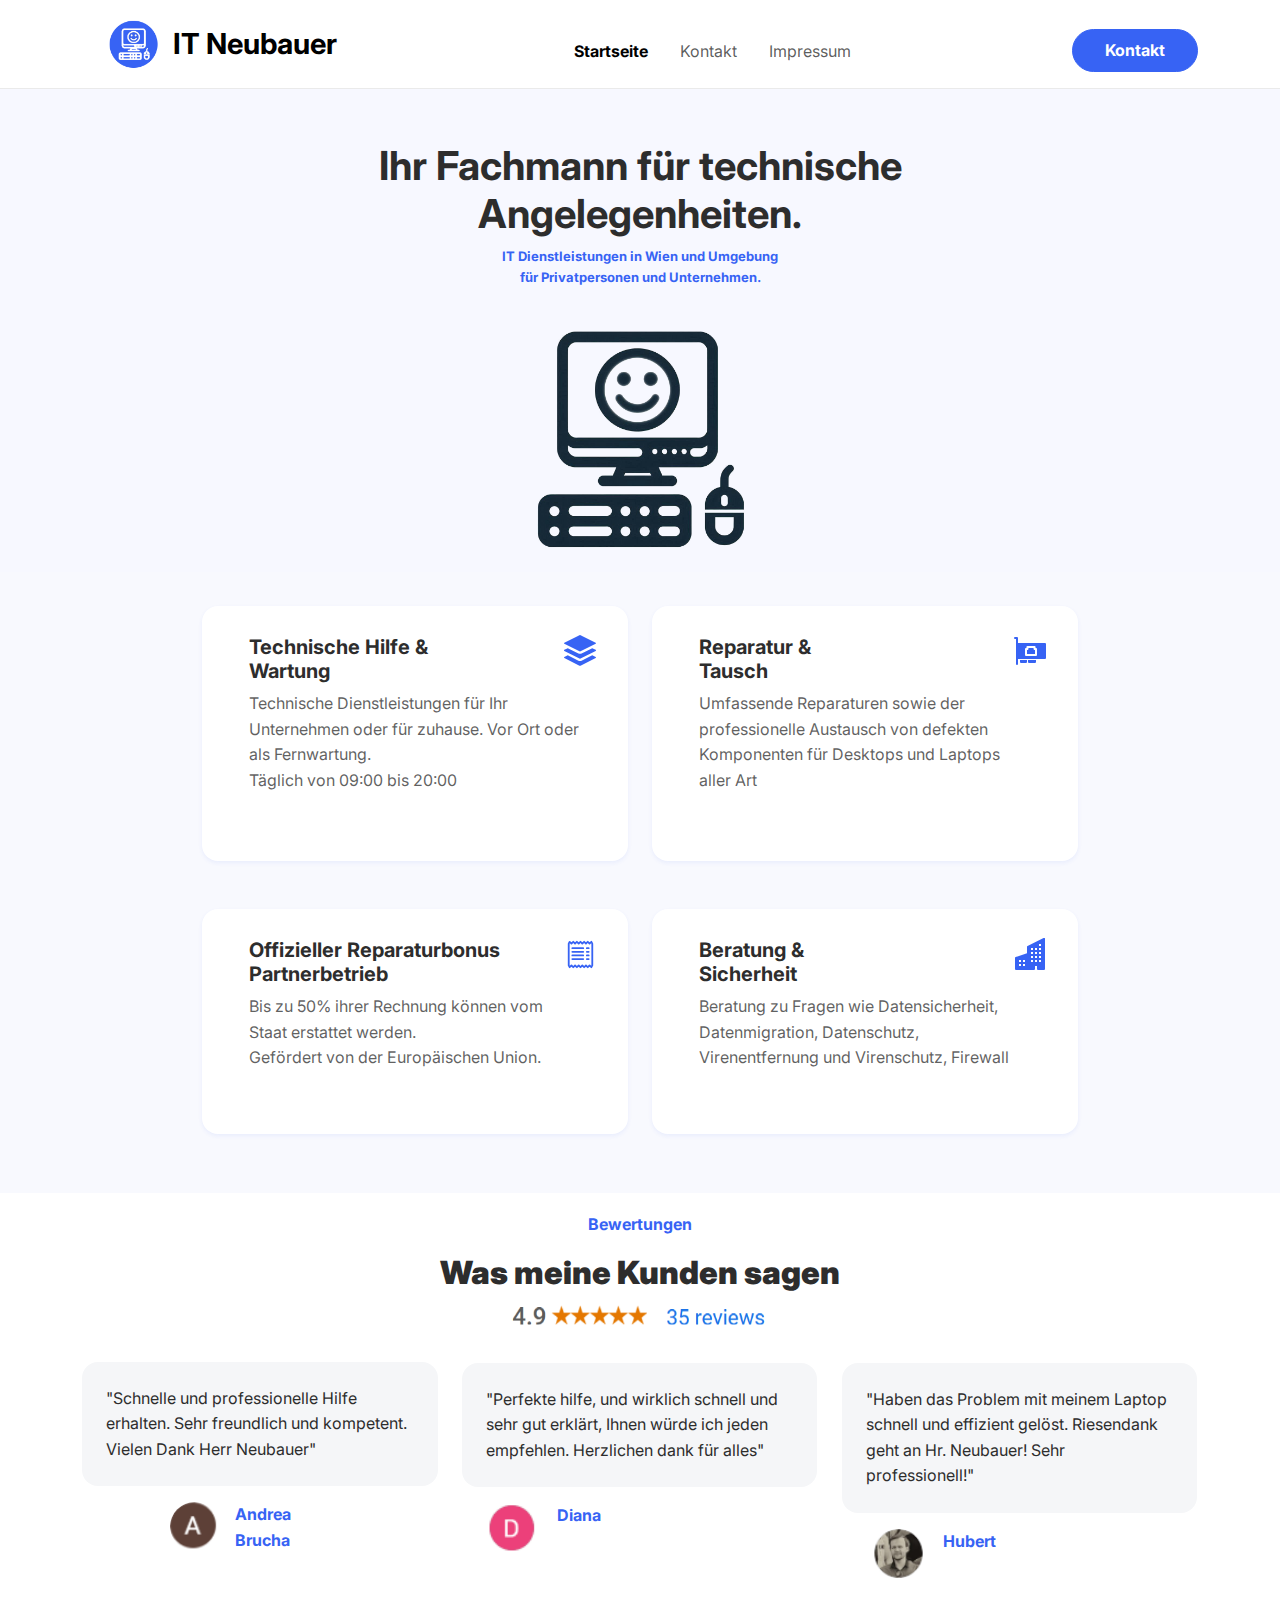
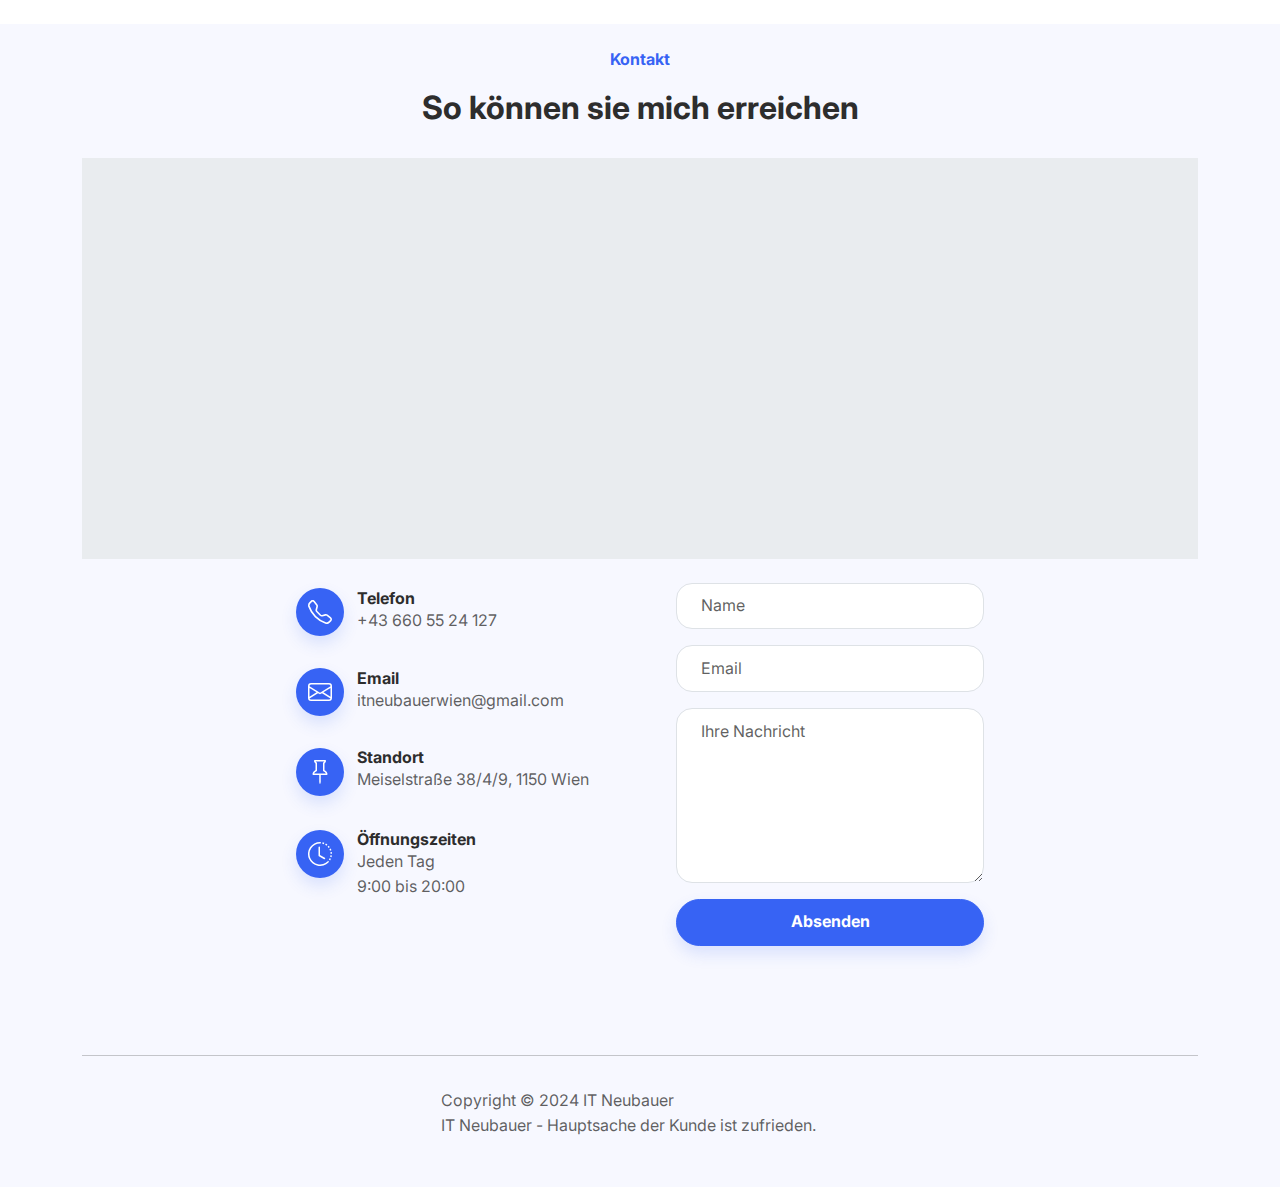
<file: index.html>
<!DOCTYPE html>
<html data-bs-theme="light" lang="en">

<head>
    <meta charset="utf-8">
<!-- Google tag (gtag.js) -->
<script async src="https://www.googletagmanager.com/gtag/js?id=G-30215ED8T8"></script>
<script>
  window.dataLayer = window.dataLayer || [];
  function gtag(){dataLayer.push(arguments);}
  gtag('js', new Date());

  gtag('config', 'G-30215ED8T8');
</script>
    <meta name="viewport" content="width=device-width, initial-scale=1.0, shrink-to-fit=no">
    <title>IT Neubauer - Startseite</title>
    <link rel="canonical" href="https://itneubauer.net/">
    <meta property="og:url" content="https://itneubauer.net/">
    <meta property="og:type" content="website">
    <meta name="description" content="IT Neubauer -  IT Support &amp; Service, Datenrettung, Wartung/Fernwartung, Upgrade, Reparatur, PC Notdienst, Windows, Mac, Linux, Android, iOS">
    <script type="application/ld+json">
        {
            "@context": "http://schema.org",
            "@type": "WebSite",
            "name": "IT Neubauer | IT Service, Datenrettung, Fernwartung, PC Notdienst",
            "url": "https://itneubauer.net"
        }
    </script>
    <link rel="icon" type="image/png" sizes="768x798" href="assets/img/aaaaa.png">
    <link rel="icon" type="image/png" sizes="768x798" href="assets/img/aaaaa.png" media="(prefers-color-scheme: dark)">
    <link rel="icon" type="image/png" sizes="768x798" href="assets/img/aaaaa.png">
    <link rel="icon" type="image/png" sizes="768x798" href="assets/img/aaaaa.png" media="(prefers-color-scheme: dark)">
    <link rel="icon" type="image/png" sizes="768x798" href="assets/img/aaaaa.png">
    <link rel="icon" type="image/png" sizes="768x798" href="assets/img/aaaaa.png">
    <link rel="icon" type="image/png" sizes="768x798" href="assets/img/aaaaa.png">
    <link rel="stylesheet" href="assets/bootstrap/css/bootstrap.min.css">
    <link rel="stylesheet" href="https://fonts.googleapis.com/css?family=Inter:300italic,400italic,600italic,700italic,800italic,400,300,600,700,800&amp;display=swap">
    <link rel="stylesheet" href="https://fonts.googleapis.com/css?family=Aldrich&amp;display=swap">
    <link rel="stylesheet" href="https://fonts.googleapis.com/css?family=Alegreya+Sans+SC&amp;display=swap">
    <link rel="stylesheet" href="https://fonts.googleapis.com/css?family=Alegreya+SC&amp;display=swap">
    <link rel="stylesheet" href="https://fonts.googleapis.com/css?family=Amatic+SC&amp;display=swap">
</head>

<body>
    <nav class="navbar navbar-expand-md sticky-top navbar-shrink py-3 navbar-light" id="mainNav">
        <div class="container"><img src="assets/img/Capt151551ure.png" width="58" height="52" style="margin-left: 22px;"><a class="navbar-brand d-flex align-items-center" href="/"><span style="font-size: 29px;padding-left: 11px;font-family: Inter, sans-serif;">IT Neubauer</span>
                <div></div>
            </a><button data-bs-toggle="collapse" class="navbar-toggler" data-bs-target="#navcol-1" style="border-radius: 11px;transform: translateX(11px) translateY(2px);"><span class="visually-hidden">Toggle navigation</span><span class="navbar-toggler-icon" style="width: 21px;"></span></button>
            <figure class="figure"></figure>
            <div class="collapse navbar-collapse" id="navcol-1" style="text-align: left;transform: translateY(8px);">
                <ul class="navbar-nav mx-auto">
                    <li class="nav-item"><a class="nav-link text-start d-flex justify-content-center active" href="index.html">Startseite</a></li>
                    <li class="nav-item"></li>
                    <li class="nav-item"><a class="nav-link text-start d-flex justify-content-center" href="contact.html">Kontakt</a></li>
                    <li class="nav-item"><a class="nav-link text-start d-flex justify-content-center" href="impressum.html" style="text-align: left;">Impressum</a></li>
                    <li class="nav-item"></li>
                </ul><a class="btn btn-primary shadow-none d-flex justify-content-center align-items-center align-content-center align-self-center" role="button" href="contact.html" style="margin-top: 11px;transform: translateY(-7px);height: 43.7812px;">Kontakt</a>
            </div>
        </div>
    </nav>
    <header class="bg-primary-gradient" style="padding-top: 0px;--bs-light: #ffffff;--bs-light-rgb: 255,255,255;background: #f7f8ff;padding-bottom: 0px;margin-bottom: -136px;">
        <div class="container pt-4 pt-xl-5">
            <div class="row pt-5" style="margin-top: -43px;padding-bottom: 0px;margin-bottom: 0px;">
                <div class="col-md-8 col-xl-6 text-center text-md-start mx-auto">
                    <div class="text-center">
                        <h1 class="fw-bold" style="text-align: center;">Ihr Fachmann für technische Angelegenheiten. </h1>
                    </div>
                    <p style="text-align: center;color: rgb(55,99,244);font-size: 13px;font-weight: bold;">IT Dienstleistungen in Wien und Umgebung<br>für Privatpersonen und Unternehmen.</p>
                    <figure class="figure d-flex justify-content-center" style="margin-bottom: -67px;margin-top: 0px;padding-top: 0px;"><img class="img-fluid figure-img" src="assets/img/aaaaa.png" style="transform: translateY(-71px) scale(0.52);margin-top: -2px;padding-top: 0px;width: 401px;"></figure>
                </div>
            </div>
        </div>
    </header>
    <section style="margin-bottom: -68px;margin-top: 49px;background: #f8f9fe;">
        <div class="container bg-primary-gradient py-5" style="margin-top: -33px;background: #f8f9fe;margin-bottom: 0px;padding-bottom: 25px;">
            <div class="py-5 p-lg-5" style="margin-top: -41px;padding-top: 38px;background: #f8f9fe;padding-bottom: 64px;margin-bottom: -48px;">
                <div class="row row-cols-1 row-cols-md-2 mx-auto" style="max-width: 900px;margin-top: -34px;transform: translateY(13px);">
                    <div class="col mb-5">
                        <div class="card shadow-sm d-flex">
                            <div class="card-body px-4 py-5 px-md-5" style="height: 256.969px;margin: -1px;">
                                <div class="bs-icon-lg d-flex justify-content-center align-items-center mb-3 bs-icon" style="top: 1rem;right: 1rem;position: absolute;"><svg xmlns="http://www.w3.org/2000/svg" width="1em" height="1em" fill="currentColor" viewBox="0 0 16 16" class="bi bi-stack" style="transform: translateY(-3px);">
                                        <path d="m14.12 10.163 1.715.858c.22.11.22.424 0 .534L8.267 15.34a.598.598 0 0 1-.534 0L.165 11.555a.299.299 0 0 1 0-.534l1.716-.858 5.317 2.659c.505.252 1.1.252 1.604 0l5.317-2.66zM7.733.063a.598.598 0 0 1 .534 0l7.568 3.784a.3.3 0 0 1 0 .535L8.267 8.165a.598.598 0 0 1-.534 0L.165 4.382a.299.299 0 0 1 0-.535L7.733.063z"></path>
                                        <path d="m14.12 6.576 1.715.858c.22.11.22.424 0 .534l-7.568 3.784a.598.598 0 0 1-.534 0L.165 7.968a.299.299 0 0 1 0-.534l1.716-.858 5.317 2.659c.505.252 1.1.252 1.604 0l5.317-2.659z"></path>
                                    </svg></div>
                                <h5 class="fw-bold card-title" style="margin-top: -18px;">Technische Hilfe &amp;<br>Wartung</h5>
                                <p class="text-muted card-text mb-4">Technische Dienstleistungen für Ihr Unternehmen oder für zuhause. Vor Ort oder als Fernwartung.<br>Täglich von 09:00 bis 20:00</p>
                            </div>
                        </div>
                    </div>
                    <div class="col mb-5">
                        <div class="card shadow-sm">
                            <div class="card-body px-4 py-5 px-md-5" style="padding-bottom: 90px;height: 256.969px;margin: -1px;">
                                <div class="bs-icon-lg d-flex justify-content-center align-items-center mb-3 bs-icon" style="top: 1rem;right: 1rem;position: absolute;"><svg xmlns="http://www.w3.org/2000/svg" width="1em" height="1em" fill="currentColor" viewBox="0 0 16 16" class="bi bi-pci-card-network" style="transform: translateY(-3px);">
                                        <path d="M6.5 9.5v-2h.214a.5.5 0 0 0 .5-.5v-.5h2.572V7a.5.5 0 0 0 .5.5h.214v2h-4Z"></path>
                                        <path d="M0 1.5A.5.5 0 0 1 .5 1h1a.5.5 0 0 1 .5.5V4h13.5a.5.5 0 0 1 .5.5v7a.5.5 0 0 1-.5.5H2v2.5a.5.5 0 0 1-1 0V2H.5a.5.5 0 0 1-.5-.5m6.714 4a.5.5 0 0 0-.5.5v.5H6a.5.5 0 0 0-.5.5v3a.5.5 0 0 0 .5.5h5a.5.5 0 0 0 .5-.5V7a.5.5 0 0 0-.5-.5h-.214V6a.5.5 0 0 0-.5-.5z"></path>
                                        <path d="M3 12.5h3.5v1a.5.5 0 0 1-.5.5H3.5a.5.5 0 0 1-.5-.5zm8 0H7v1a.5.5 0 0 0 .5.5h3a.5.5 0 0 0 .5-.5z"></path>
                                    </svg></div>
                                <h5 class="fw-bold card-title" style="margin-top: -18px;">Reparatur &amp;<br>Tausch</h5>
                                <h5 class="fw-bold card-title"></h5>
                                <p class="text-muted card-text mb-4">Umfassende Reparaturen sowie der professionelle Austausch von defekten Komponenten für Desktops und Laptops aller Art</p>
                            </div>
                        </div>
                    </div>
                    <div class="col mb-4">
                        <div class="card shadow-sm" style="height: 224.781px;">
                            <div class="card-body px-4 py-5 px-md-5" style="height: 242.781px;margin: -1px;">
                                <div class="bs-icon-lg d-flex justify-content-center align-items-center mb-3 bs-icon" style="top: 1rem;right: 1rem;position: absolute;"><svg xmlns="http://www.w3.org/2000/svg" width="1em" height="1em" fill="currentColor" viewBox="0 0 16 16" class="bi bi-receipt" style="font-size: 29px;transform: translateX(0px) translateY(-3px);">
                                        <path d="M1.92.506a.5.5 0 0 1 .434.14L3 1.293l.646-.647a.5.5 0 0 1 .708 0L5 1.293l.646-.647a.5.5 0 0 1 .708 0L7 1.293l.646-.647a.5.5 0 0 1 .708 0L9 1.293l.646-.647a.5.5 0 0 1 .708 0l.646.647.646-.647a.5.5 0 0 1 .708 0l.646.647.646-.647a.5.5 0 0 1 .801.13l.5 1A.5.5 0 0 1 15 2v12a.5.5 0 0 1-.053.224l-.5 1a.5.5 0 0 1-.8.13L13 14.707l-.646.647a.5.5 0 0 1-.708 0L11 14.707l-.646.647a.5.5 0 0 1-.708 0L9 14.707l-.646.647a.5.5 0 0 1-.708 0L7 14.707l-.646.647a.5.5 0 0 1-.708 0L5 14.707l-.646.647a.5.5 0 0 1-.708 0L3 14.707l-.646.647a.5.5 0 0 1-.801-.13l-.5-1A.5.5 0 0 1 1 14V2a.5.5 0 0 1 .053-.224l.5-1a.5.5 0 0 1 .367-.27m.217 1.338L2 2.118v11.764l.137.274.51-.51a.5.5 0 0 1 .707 0l.646.647.646-.646a.5.5 0 0 1 .708 0l.646.646.646-.646a.5.5 0 0 1 .708 0l.646.646.646-.646a.5.5 0 0 1 .708 0l.646.646.646-.646a.5.5 0 0 1 .708 0l.646.646.646-.646a.5.5 0 0 1 .708 0l.509.509.137-.274V2.118l-.137-.274-.51.51a.5.5 0 0 1-.707 0L12 1.707l-.646.647a.5.5 0 0 1-.708 0L10 1.707l-.646.647a.5.5 0 0 1-.708 0L8 1.707l-.646.647a.5.5 0 0 1-.708 0L6 1.707l-.646.647a.5.5 0 0 1-.708 0L4 1.707l-.646.647a.5.5 0 0 1-.708 0z"></path>
                                        <path d="M3 4.5a.5.5 0 0 1 .5-.5h6a.5.5 0 1 1 0 1h-6a.5.5 0 0 1-.5-.5m0 2a.5.5 0 0 1 .5-.5h6a.5.5 0 1 1 0 1h-6a.5.5 0 0 1-.5-.5m0 2a.5.5 0 0 1 .5-.5h6a.5.5 0 1 1 0 1h-6a.5.5 0 0 1-.5-.5m0 2a.5.5 0 0 1 .5-.5h6a.5.5 0 0 1 0 1h-6a.5.5 0 0 1-.5-.5m8-6a.5.5 0 0 1 .5-.5h1a.5.5 0 0 1 0 1h-1a.5.5 0 0 1-.5-.5m0 2a.5.5 0 0 1 .5-.5h1a.5.5 0 0 1 0 1h-1a.5.5 0 0 1-.5-.5m0 2a.5.5 0 0 1 .5-.5h1a.5.5 0 0 1 0 1h-1a.5.5 0 0 1-.5-.5m0 2a.5.5 0 0 1 .5-.5h1a.5.5 0 0 1 0 1h-1a.5.5 0 0 1-.5-.5"></path>
                                    </svg></div>
                                <h5 class="fw-bold card-title" style="margin-top: -18px;">Offizieller Reparaturbonus <br>Partnerbetrieb</h5>
                                <p class="text-muted card-text mb-4">Bis zu 50% ihrer Rechnung können vom Staat erstattet werden. <br>Gefördert von der Europäischen Union.</p>
                            </div>
                        </div>
                    </div>
                    <div class="col mb-4">
                        <div class="card shadow-sm" style="height: 224.781px;">
                            <div class="card-body px-4 py-5 px-md-5" style="margin: -1px;margin-bottom: 53px;height: 242.781px;">
                                <div class="bs-icon-lg d-flex justify-content-center align-items-center mb-3 bs-icon" style="top: 1rem;right: 1rem;position: absolute;"><svg xmlns="http://www.w3.org/2000/svg" width="1em" height="1em" fill="currentColor" viewBox="0 0 16 16" class="bi bi-buildings-fill" style="transform: translateX(1px) translateY(-3px);">
                                        <path d="M15 .5a.5.5 0 0 0-.724-.447l-8 4A.5.5 0 0 0 6 4.5v3.14L.342 9.526A.5.5 0 0 0 0 10v5.5a.5.5 0 0 0 .5.5h9a.5.5 0 0 0 .5-.5V14h1v1.5a.5.5 0 0 0 .5.5h3a.5.5 0 0 0 .5-.5zM2 11h1v1H2zm2 0h1v1H4zm-1 2v1H2v-1zm1 0h1v1H4zm9-10v1h-1V3zM8 5h1v1H8zm1 2v1H8V7zM8 9h1v1H8zm2 0h1v1h-1zm-1 2v1H8v-1zm1 0h1v1h-1zm3-2v1h-1V9zm-1 2h1v1h-1zm-2-4h1v1h-1zm3 0v1h-1V7zm-2-2v1h-1V5zm1 0h1v1h-1z"></path>
                                    </svg></div>
                                <h5 class="fw-bold card-title" style="margin-top: -18px;">Beratung &amp; <br>Sicherheit</h5>
                                <p class="text-muted card-text mb-4">Beratung zu Fragen wie Datensicherheit, Datenmigration, Datenschutz, Virenentfernung und Virenschutz, Firewall</p>
                            </div>
                        </div>
                    </div>
                </div>
            </div>
        </div>
    </section>
    <section></section>
    <section class="py-5 mt-5" style="padding-top: 59px;margin-top: 22px;">
        <div class="container py-5" style="padding-top: -2px;margin-top: -123px;margin-bottom: 10px;">
            <div class="row mb-5" style="margin-top: 31px;">
                <div class="col-md-8 col-xl-6 text-center mx-auto" style="margin-top: 26px;padding-top: 9px;margin-bottom: 20px;">
                    <p style="color: rgb(55,99,244);font-weight: bold;">Bewertungen</p>
                    <h2 class="fw-bold"><strong>Was meine Kunden sagen</strong></h2><img src="assets/img/35.png" style="width: 265px;">
                </div>
            </div>
            <div class="row row-cols-1 row-cols-sm-2 row-cols-lg-3 d-sm-flex justify-content-sm-center">
                <div class="col mb-4" style="margin-top: -41px;">
                    <div class="d-flex flex-column align-items-center align-items-sm-start">
                        <p class="bg-body-tertiary border rounded border-0 border-light p-4">"Schnelle und professionelle Hilfe erhalten. Sehr freundlich und kompetent. Vielen Dank Herr Neubauer"</p>
                        <div class="d-flex" style="width: 257.5px;height: 81px;transform: translateX(-16px);"><img class="rounded-circle flex-shrink-0 me-3 fit-cover" width="50" height="50" src="assets/img/team/Capt123123ure.png" style="margin-bottom: 24px;margin-right: 12px;margin-left: 104px;width: 49px;">
                            <div>
                                <p class="fw-bold text-primary mb-0">Andrea Brucha</p>
                            </div>
                        </div>
                    </div>
                </div>
                <div class="col mb-4" style="margin-top: -40px;">
                    <div class="d-flex flex-column align-items-center align-items-sm-start">
                        <p class="bg-body-tertiary border rounded border-0 border-light p-4" style="margin-right: 1px;padding-right: 0px;">"Perfekte hilfe, und wirklich schnell und sehr gut erklärt, Ihnen würde ich jeden empfehlen. Herzlichen dank für alles"</p>
                        <div class="d-flex"><img class="rounded-circle flex-shrink-0 me-3 fit-cover" width="50" height="50" src="assets/img/team/Caaaaapture.png" style="margin-bottom: 28px;margin-left: 22px;width: 57px;">
                            <div>
                                <p class="fw-bold text-primary mb-0">Diana</p>
                            </div>
                        </div>
                    </div>
                </div>
                <div class="col mb-4" style="margin-top: -40px;">
                    <div class="d-flex flex-column align-items-center align-items-sm-start">
                        <p class="bg-body-tertiary border rounded border-0 border-light p-4" style="margin-right: 1px;padding-right: 0px;">"Haben das Problem mit meinem Laptop schnell und effizient gelöst. Riesendank geht an Hr. Neubauer! Sehr professionell!"</p>
                        <div class="d-flex" style="transform: translate(26px) translateX(-20px) translateY(0px);"><img class="rounded-circle flex-shrink-0 me-3 fit-cover" width="50" height="50" src="assets/img/team/Captu2244444re.png" style="margin-bottom: 28px;margin-left: 22px;width: 57px;">
                            <div>
                                <p class="fw-bold text-primary mb-0">Hubert</p>
                            </div>
                        </div>
                    </div>
                </div>
            </div>
        </div>
    </section>
    <section class="py-5" style="margin-top: -140px;background: #f7f8ff;transform: translateY(27px);padding-top: 79px;">
        <div class="container">
            <div class="row mb-5">
                <div class="col-md-8 col-xl-6 text-center mx-auto" style="margin: -25px;">
                    <p style="font-weight: bold;color: rgb(55,99,244);">Kontakt</p>
                    <h2 class="fw-bold">So können sie mich erreichen</h2>
                </div>
            </div>
            <div class="col" style="background: #e9ecef;padding: 18px;font-family: Inter, sans-serif;"><iframe allowfullscreen="" frameborder="0" src="https://www.google.com/maps/embed/v1/place?key=AIzaSyC5ZS8LONVl-nAdcfo_avnE-xSZj3AeIjk&amp;q=IT+Neubauer+&amp;zoom=15&amp;maptype=satellite" width="100%" height="400" style="margin-right: 11px;padding-right: 7px;margin-top: 9px;margin-bottom: 12px;height: 336px;"></iframe></div>
            <div class="row d-flex justify-content-center">
                <div class="col">
                    <div class="row d-flex justify-content-center">
                        <div class="col-md-4 col-xl-4 d-flex justify-content-center justify-content-xl-start" style="padding: 13px;">
                            <div class="d-flex flex-wrap flex-md-column justify-content-md-start align-items-md-start h-100" style="padding-left: 7px;">
                                <div class="d-flex align-items-center p-3">
                                    <div class="bs-icon-md bs-icon-circle bs-icon-primary shadow d-flex flex-shrink-0 justify-content-center align-items-center d-inline-block bs-icon bs-icon-md"><svg xmlns="http://www.w3.org/2000/svg" width="1em" height="1em" fill="currentColor" viewBox="0 0 16 16" class="bi bi-telephone">
                                            <path d="M3.654 1.328a.678.678 0 0 0-1.015-.063L1.605 2.3c-.483.484-.661 1.169-.45 1.77a17.568 17.568 0 0 0 4.168 6.608 17.569 17.569 0 0 0 6.608 4.168c.601.211 1.286.033 1.77-.45l1.034-1.034a.678.678 0 0 0-.063-1.015l-2.307-1.794a.678.678 0 0 0-.58-.122l-2.19.547a1.745 1.745 0 0 1-1.657-.459L5.482 8.062a1.745 1.745 0 0 1-.46-1.657l.548-2.19a.678.678 0 0 0-.122-.58L3.654 1.328zM1.884.511a1.745 1.745 0 0 1 2.612.163L6.29 2.98c.329.423.445.974.315 1.494l-.547 2.19a.678.678 0 0 0 .178.643l2.457 2.457a.678.678 0 0 0 .644.178l2.189-.547a1.745 1.745 0 0 1 1.494.315l2.306 1.794c.829.645.905 1.87.163 2.611l-1.034 1.034c-.74.74-1.846 1.065-2.877.702a18.634 18.634 0 0 1-7.01-4.42 18.634 18.634 0 0 1-4.42-7.009c-.362-1.03-.037-2.137.703-2.877L1.885.511z"></path>
                                        </svg></div>
                                    <div class="px-2">
                                        <h6 class="fw-bold mb-0" style="transform: translateX(5px);">Telefon</h6>
                                        <p class="text-muted mb-0" style="transform: translateX(5px);">+43 660 55 24 127</p>
                                    </div>
                                </div>
                                <div class="d-flex align-items-center p-3">
                                    <div class="bs-icon-md bs-icon-circle bs-icon-primary shadow d-flex flex-shrink-0 justify-content-center align-items-center d-inline-block bs-icon bs-icon-md"><svg xmlns="http://www.w3.org/2000/svg" width="1em" height="1em" fill="currentColor" viewBox="0 0 16 16" class="bi bi-envelope">
                                            <path d="M0 4a2 2 0 0 1 2-2h12a2 2 0 0 1 2 2v8a2 2 0 0 1-2 2H2a2 2 0 0 1-2-2zm2-1a1 1 0 0 0-1 1v.217l7 4.2 7-4.2V4a1 1 0 0 0-1-1zm13 2.383-4.708 2.825L15 11.105zm-.034 6.876-5.64-3.471L8 9.583l-1.326-.795-5.64 3.47A1 1 0 0 0 2 13h12a1 1 0 0 0 .966-.741M1 11.105l4.708-2.897L1 5.383z"></path>
                                        </svg></div>
                                    <div class="px-2">
                                        <h6 class="fw-bold mb-0" style="transform: translateX(5px);">Email</h6>
                                        <p class="text-muted mb-0" style="transform: translateX(5px);">itneubauerwien@gmail.com</p>
                                    </div>
                                </div>
                                <div class="d-flex p-3">
                                    <div class="bs-icon-md bs-icon-circle bs-icon-primary shadow d-flex flex-shrink-0 justify-content-center align-items-center d-inline-block bs-icon bs-icon-md"><svg xmlns="http://www.w3.org/2000/svg" width="1em" height="1em" fill="currentColor" viewBox="0 0 16 16" class="bi bi-pin">
                                            <path d="M4.146.146A.5.5 0 0 1 4.5 0h7a.5.5 0 0 1 .5.5c0 .68-.342 1.174-.646 1.479-.126.125-.25.224-.354.298v4.431l.078.048c.203.127.476.314.751.555C12.36 7.775 13 8.527 13 9.5a.5.5 0 0 1-.5.5h-4v4.5c0 .276-.224 1.5-.5 1.5s-.5-1.224-.5-1.5V10h-4a.5.5 0 0 1-.5-.5c0-.973.64-1.725 1.17-2.189A5.921 5.921 0 0 1 5 6.708V2.277a2.77 2.77 0 0 1-.354-.298C4.342 1.674 4 1.179 4 .5a.5.5 0 0 1 .146-.354zm1.58 1.408-.002-.001.002.001m-.002-.001.002.001A.5.5 0 0 1 6 2v5a.5.5 0 0 1-.276.447h-.002l-.012.007-.054.03a4.922 4.922 0 0 0-.827.58c-.318.278-.585.596-.725.936h7.792c-.14-.34-.407-.658-.725-.936a4.915 4.915 0 0 0-.881-.61l-.012-.006h-.002A.5.5 0 0 1 10 7V2a.5.5 0 0 1 .295-.458 1.775 1.775 0 0 0 .351-.271c.08-.08.155-.17.214-.271H5.14c.06.1.133.191.214.271a1.78 1.78 0 0 0 .37.282"></path>
                                        </svg></div>
                                    <div class="px-2">
                                        <h6 class="fw-bold mb-0" style="transform: translateX(5px);">Standort</h6>
                                        <p class="text-muted mb-0" style="transform: translateX(5px);width: 270px;">Meiselstraße 38/4/9, 1150 Wien</p>
                                    </div>
                                </div>
                                <div class="d-flex p-3" style="transform: translateY(2px);">
                                    <div class="bs-icon-md bs-icon-circle bs-icon-primary shadow d-flex d-inline-block bs-icon bs-icon-md" style="transform: translateY(0px);"><svg xmlns="http://www.w3.org/2000/svg" width="1em" height="1em" fill="currentColor" viewBox="0 0 16 16" class="bi bi-clock-history">
                                            <path d="M8.515 1.019A7 7 0 0 0 8 1V0a8 8 0 0 1 .589.022zm2.004.45a7.003 7.003 0 0 0-.985-.299l.219-.976c.383.086.76.2 1.126.342zm1.37.71a7.01 7.01 0 0 0-.439-.27l.493-.87a8.025 8.025 0 0 1 .979.654l-.615.789a6.996 6.996 0 0 0-.418-.302zm1.834 1.79a6.99 6.99 0 0 0-.653-.796l.724-.69c.27.285.52.59.747.91l-.818.576zm.744 1.352a7.08 7.08 0 0 0-.214-.468l.893-.45a7.976 7.976 0 0 1 .45 1.088l-.95.313a7.023 7.023 0 0 0-.179-.483m.53 2.507a6.991 6.991 0 0 0-.1-1.025l.985-.17c.067.386.106.778.116 1.17l-1 .025zm-.131 1.538c.033-.17.06-.339.081-.51l.993.123a7.957 7.957 0 0 1-.23 1.155l-.964-.267c.046-.165.086-.332.12-.501zm-.952 2.379c.184-.29.346-.594.486-.908l.914.405c-.16.36-.345.706-.555 1.038l-.845-.535m-.964 1.205c.122-.122.239-.248.35-.378l.758.653a8.073 8.073 0 0 1-.401.432l-.707-.707z"></path>
                                            <path d="M8 1a7 7 0 1 0 4.95 11.95l.707.707A8.001 8.001 0 1 1 8 0z"></path>
                                            <path d="M7.5 3a.5.5 0 0 1 .5.5v5.21l3.248 1.856a.5.5 0 0 1-.496.868l-3.5-2A.5.5 0 0 1 7 9V3.5a.5.5 0 0 1 .5-.5"></path>
                                        </svg></div>
                                    <div class="px-2">
                                        <h6 class="fw-bold mb-0" style="transform: translateX(5px);">Öffnungszeiten</h6>
                                        <p class="text-muted mb-0" style="transform: translateX(5px);">Jeden Tag<br>9:00 bis 20:00<br><br></p>
                                    </div>
                                </div>
                            </div>
                        </div>
                        <div class="col-md-6 col-xl-4">
                            <div>
                                <form class="p-3 p-xl-4" data-bs-theme="light" data-bss-recipient="f0124f3fc381a92bf52bf47659fe456c">
                                    <div class="mb-3"><input class="form-control" type="text" id="name-1" name="name" placeholder="Name"></div>
                                    <div class="mb-3"><input class="form-control" type="email" id="email-1" name="email" placeholder="Email"></div>
                                    <div class="mb-3"><textarea class="form-control" id="message-1" name="message" rows="6" placeholder="Ihre Nachricht"></textarea></div>
                                    <div><button class="btn btn-primary shadow d-block w-100" type="submit">Absenden</button></div>
                                </form>
                            </div>
                        </div>
                    </div>
                </div>
            </div>
        </div>
    </section>
    <footer class="bg-primary-gradient" style="background: #f7f8ff;">
        <div class="container py-4 py-lg-5">
            <hr>
            <div class="text-muted d-flex justify-content-center align-items-center pt-3">
                <p class="mb-0">Copyright © 2024 IT Neubauer<br>IT Neubauer - Hauptsache der Kunde ist zufrieden.</p>
                <ul class="list-inline mb-0">
                    <li class="list-inline-item"></li>
                    <li class="list-inline-item"></li>
                    <li class="list-inline-item"></li>
                </ul>
            </div>
        </div>
    </footer>
    <script src="assets/bootstrap/js/bootstrap.min.js"></script>
    <script src="assets/js/smart-forms.min.js"></script>
    <script src="assets/js/bold-and-bright.js"></script>
</body>

</html>
</file>
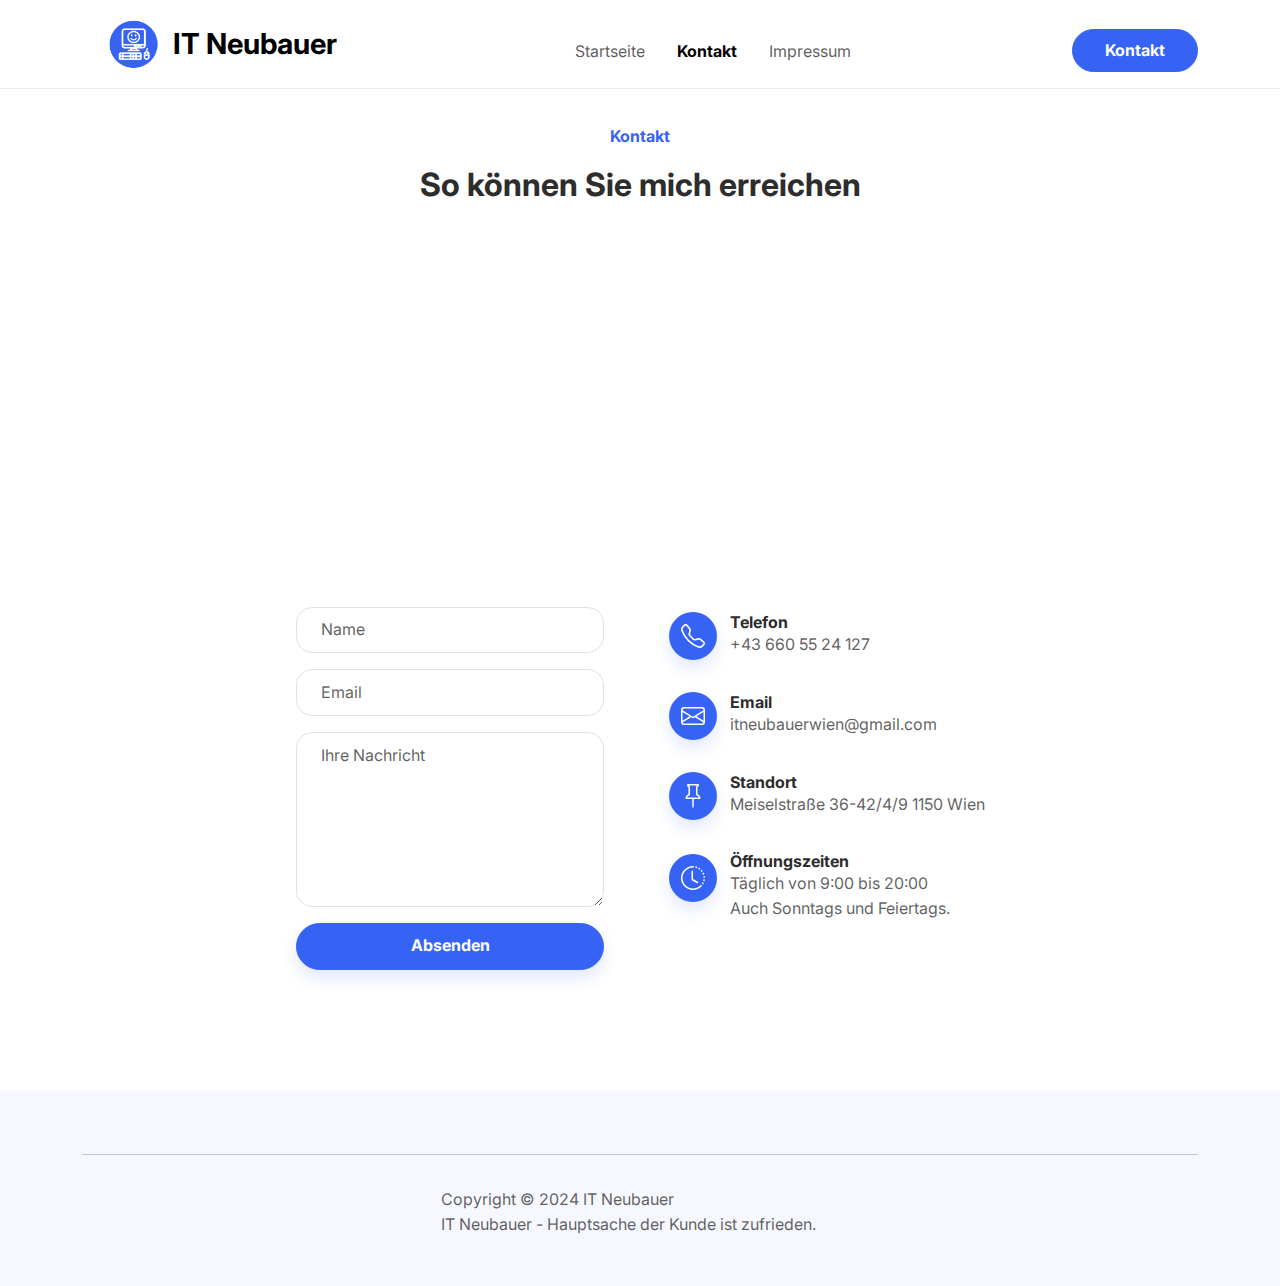
<file: contact.html>
<!DOCTYPE html>
<html data-bs-theme="light" lang="en">

<head>
    <meta charset="utf-8">
<!-- Google tag (gtag.js) -->
<script async src="https://www.googletagmanager.com/gtag/js?id=G-30215ED8T8"></script>
<script>
  window.dataLayer = window.dataLayer || [];
  function gtag(){dataLayer.push(arguments);}
  gtag('js', new Date());

  gtag('config', 'G-30215ED8T8');
</script>
    <meta name="viewport" content="width=device-width, initial-scale=1.0, shrink-to-fit=no">
    <title>IT Neubauer - Kontakt</title>
    <link rel="canonical" href="https://itneubauer.net/contact.html">
    <meta property="og:url" content="https://itneubauer.net/contact.html">
    <meta property="og:type" content="website">
    <meta name="description" content="IT Neubauer -  IT Support &amp; Service, Datenrettung, Wartung/Fernwartung, Upgrade, Reparatur, PC Notdienst, Windows, Mac, Linux, Android, iOS">
    <link rel="icon" type="image/png" sizes="768x798" href="assets/img/aaaaa.png">
    <link rel="icon" type="image/png" sizes="768x798" href="assets/img/aaaaa.png" media="(prefers-color-scheme: dark)">
    <link rel="icon" type="image/png" sizes="768x798" href="assets/img/aaaaa.png">
    <link rel="icon" type="image/png" sizes="768x798" href="assets/img/aaaaa.png" media="(prefers-color-scheme: dark)">
    <link rel="icon" type="image/png" sizes="768x798" href="assets/img/aaaaa.png">
    <link rel="icon" type="image/png" sizes="768x798" href="assets/img/aaaaa.png">
    <link rel="icon" type="image/png" sizes="768x798" href="assets/img/aaaaa.png">
    <link rel="stylesheet" href="assets/bootstrap/css/bootstrap.min.css">
    <link rel="stylesheet" href="https://fonts.googleapis.com/css?family=Inter:300italic,400italic,600italic,700italic,800italic,400,300,600,700,800&amp;display=swap">
    <link rel="stylesheet" href="https://fonts.googleapis.com/css?family=Aldrich&amp;display=swap">
    <link rel="stylesheet" href="https://fonts.googleapis.com/css?family=Alegreya+Sans+SC&amp;display=swap">
    <link rel="stylesheet" href="https://fonts.googleapis.com/css?family=Alegreya+SC&amp;display=swap">
    <link rel="stylesheet" href="https://fonts.googleapis.com/css?family=Amatic+SC&amp;display=swap">
</head>

<body>
    <nav class="navbar navbar-expand-md sticky-top navbar-shrink py-3 navbar-light" id="mainNav">
        <div class="container"><img src="assets/img/Capt151551ure.png" width="58" height="52" style="margin-left: 22px;"><a class="navbar-brand d-flex align-items-center" href="/"><span style="font-size: 29px;padding-left: 11px;font-family: Inter, sans-serif;">IT Neubauer</span>
                <div></div>
            </a><button data-bs-toggle="collapse" class="navbar-toggler" data-bs-target="#navcol-1" style="border-radius: 11px;transform: translateX(11px) translateY(2px);"><span class="visually-hidden">Toggle navigation</span><span class="navbar-toggler-icon" style="width: 21px;"></span></button>
            <figure class="figure"></figure>
            <div class="collapse navbar-collapse" id="navcol-1" style="text-align: left;transform: translateY(8px);">
                <ul class="navbar-nav mx-auto">
                    <li class="nav-item"><a class="nav-link text-start d-flex justify-content-center" href="index.html">Startseite</a></li>
                    <li class="nav-item"></li>
                    <li class="nav-item"><a class="nav-link text-start d-flex justify-content-center active" href="contact.html">Kontakt</a></li>
                    <li class="nav-item"><a class="nav-link text-start d-flex justify-content-center" href="impressum.html" style="text-align: left;">Impressum</a></li>
                    <li class="nav-item"></li>
                </ul><a class="btn btn-primary shadow-none d-flex justify-content-center align-items-center align-content-center align-self-center" role="button" href="contact.html" style="margin-top: 11px;transform: translateY(-7px);height: 43.7812px;">Kontakt</a>
            </div>
        </div>
    </nav>
    <section class="py-5">
        <div class="container py-5" style="margin-top: -61px;">
            <div class="row mb-5">
                <div class="col-md-8 col-xl-6 text-center mx-auto">
                    <p style="font-weight: bold;color: rgb(55,99,244);">Kontakt</p>
                    <h2 class="fw-bold" style="margin-bottom: -34px;">So können Sie mich erreichen</h2>
                </div>
            </div><iframe allowfullscreen="" frameborder="0" src="https://www.google.com/maps/embed/v1/place?key=AIzaSyC5ZS8LONVl-nAdcfo_avnE-xSZj3AeIjk&amp;q=Meiselstra%C3%9Fe+36-42%2F4%2F9&amp;zoom=15&amp;maptype=satellite" width="100%" height="400" style="margin-right: 11px;padding-right: 7px;margin-top: 9px;margin-bottom: 12px;height: 336px;"></iframe>
            <div class="row d-flex justify-content-center">
                <div class="col-md-6 col-xl-4">
                    <div>
                        <form class="p-3 p-xl-4" data-bs-theme="light" data-bss-recipient="f0124f3fc381a92bf52bf47659fe456c">
                            <div class="mb-3"><input class="form-control" type="text" id="name-1" name="name" placeholder="Name"></div>
                            <div class="mb-3"><input class="form-control" type="email" id="email-1" name="email" placeholder="Email"></div>
                            <div class="mb-3"><textarea class="form-control" id="message-1" name="message" rows="6" placeholder="Ihre Nachricht"></textarea></div>
                            <div><button class="btn btn-primary shadow d-block w-100" type="submit">Absenden</button></div>
                        </form>
                    </div>
                </div>
                <div class="col-md-4 col-xl-4 d-flex justify-content-center justify-content-xl-start" style="padding: 13px;">
                    <div class="d-flex flex-wrap flex-md-column justify-content-md-start align-items-md-start h-100">
                        <div class="d-flex align-items-center p-3">
                            <div class="bs-icon-md bs-icon-circle bs-icon-primary shadow d-flex flex-shrink-0 justify-content-center align-items-center d-inline-block bs-icon bs-icon-md"><svg xmlns="http://www.w3.org/2000/svg" width="1em" height="1em" fill="currentColor" viewBox="0 0 16 16" class="bi bi-telephone">
                                    <path d="M3.654 1.328a.678.678 0 0 0-1.015-.063L1.605 2.3c-.483.484-.661 1.169-.45 1.77a17.568 17.568 0 0 0 4.168 6.608 17.569 17.569 0 0 0 6.608 4.168c.601.211 1.286.033 1.77-.45l1.034-1.034a.678.678 0 0 0-.063-1.015l-2.307-1.794a.678.678 0 0 0-.58-.122l-2.19.547a1.745 1.745 0 0 1-1.657-.459L5.482 8.062a1.745 1.745 0 0 1-.46-1.657l.548-2.19a.678.678 0 0 0-.122-.58L3.654 1.328zM1.884.511a1.745 1.745 0 0 1 2.612.163L6.29 2.98c.329.423.445.974.315 1.494l-.547 2.19a.678.678 0 0 0 .178.643l2.457 2.457a.678.678 0 0 0 .644.178l2.189-.547a1.745 1.745 0 0 1 1.494.315l2.306 1.794c.829.645.905 1.87.163 2.611l-1.034 1.034c-.74.74-1.846 1.065-2.877.702a18.634 18.634 0 0 1-7.01-4.42 18.634 18.634 0 0 1-4.42-7.009c-.362-1.03-.037-2.137.703-2.877L1.885.511z"></path>
                                </svg></div>
                            <div class="px-2">
                                <h6 class="fw-bold mb-0" style="transform: translateX(5px);">Telefon</h6>
                                <p class="text-muted mb-0" style="transform: translateX(5px);">+43 660 55 24 127</p>
                            </div>
                        </div>
                        <div class="d-flex align-items-center p-3">
                            <div class="bs-icon-md bs-icon-circle bs-icon-primary shadow d-flex flex-shrink-0 justify-content-center align-items-center d-inline-block bs-icon bs-icon-md"><svg xmlns="http://www.w3.org/2000/svg" width="1em" height="1em" fill="currentColor" viewBox="0 0 16 16" class="bi bi-envelope">
                                    <path d="M0 4a2 2 0 0 1 2-2h12a2 2 0 0 1 2 2v8a2 2 0 0 1-2 2H2a2 2 0 0 1-2-2zm2-1a1 1 0 0 0-1 1v.217l7 4.2 7-4.2V4a1 1 0 0 0-1-1zm13 2.383-4.708 2.825L15 11.105zm-.034 6.876-5.64-3.471L8 9.583l-1.326-.795-5.64 3.47A1 1 0 0 0 2 13h12a1 1 0 0 0 .966-.741M1 11.105l4.708-2.897L1 5.383z"></path>
                                </svg></div>
                            <div class="px-2">
                                <h6 class="fw-bold mb-0" style="transform: translateX(5px);">Email</h6>
                                <p class="text-muted mb-0" style="transform: translateX(5px);">itneubauerwien@gmail.com</p>
                            </div>
                        </div>
                        <div class="d-flex align-items-center p-3">
                            <div class="bs-icon-md bs-icon-circle bs-icon-primary shadow d-flex flex-shrink-0 justify-content-center align-items-center d-inline-block bs-icon bs-icon-md"><svg xmlns="http://www.w3.org/2000/svg" width="1em" height="1em" fill="currentColor" viewBox="0 0 16 16" class="bi bi-pin">
                                    <path d="M4.146.146A.5.5 0 0 1 4.5 0h7a.5.5 0 0 1 .5.5c0 .68-.342 1.174-.646 1.479-.126.125-.25.224-.354.298v4.431l.078.048c.203.127.476.314.751.555C12.36 7.775 13 8.527 13 9.5a.5.5 0 0 1-.5.5h-4v4.5c0 .276-.224 1.5-.5 1.5s-.5-1.224-.5-1.5V10h-4a.5.5 0 0 1-.5-.5c0-.973.64-1.725 1.17-2.189A5.921 5.921 0 0 1 5 6.708V2.277a2.77 2.77 0 0 1-.354-.298C4.342 1.674 4 1.179 4 .5a.5.5 0 0 1 .146-.354zm1.58 1.408-.002-.001.002.001m-.002-.001.002.001A.5.5 0 0 1 6 2v5a.5.5 0 0 1-.276.447h-.002l-.012.007-.054.03a4.922 4.922 0 0 0-.827.58c-.318.278-.585.596-.725.936h7.792c-.14-.34-.407-.658-.725-.936a4.915 4.915 0 0 0-.881-.61l-.012-.006h-.002A.5.5 0 0 1 10 7V2a.5.5 0 0 1 .295-.458 1.775 1.775 0 0 0 .351-.271c.08-.08.155-.17.214-.271H5.14c.06.1.133.191.214.271a1.78 1.78 0 0 0 .37.282"></path>
                                </svg></div>
                            <div class="px-2">
                                <h6 class="fw-bold mb-0" style="transform: translateX(5px);">Standort</h6>
                                <p class="text-muted mb-0" style="transform: translateX(5px);">Meiselstraße 36-42/4/9 1150 Wien</p>
                            </div>
                        </div>
                        <div class="d-flex align-items-center p-3">
                            <div class="bs-icon-md bs-icon-circle bs-icon-primary shadow d-flex flex-shrink-0 justify-content-center align-items-center d-inline-block bs-icon bs-icon-md" style="transform: translateY(-9px);"><svg xmlns="http://www.w3.org/2000/svg" width="1em" height="1em" fill="currentColor" viewBox="0 0 16 16" class="bi bi-clock-history">
                                    <path d="M8.515 1.019A7 7 0 0 0 8 1V0a8 8 0 0 1 .589.022zm2.004.45a7.003 7.003 0 0 0-.985-.299l.219-.976c.383.086.76.2 1.126.342zm1.37.71a7.01 7.01 0 0 0-.439-.27l.493-.87a8.025 8.025 0 0 1 .979.654l-.615.789a6.996 6.996 0 0 0-.418-.302zm1.834 1.79a6.99 6.99 0 0 0-.653-.796l.724-.69c.27.285.52.59.747.91l-.818.576zm.744 1.352a7.08 7.08 0 0 0-.214-.468l.893-.45a7.976 7.976 0 0 1 .45 1.088l-.95.313a7.023 7.023 0 0 0-.179-.483m.53 2.507a6.991 6.991 0 0 0-.1-1.025l.985-.17c.067.386.106.778.116 1.17l-1 .025zm-.131 1.538c.033-.17.06-.339.081-.51l.993.123a7.957 7.957 0 0 1-.23 1.155l-.964-.267c.046-.165.086-.332.12-.501zm-.952 2.379c.184-.29.346-.594.486-.908l.914.405c-.16.36-.345.706-.555 1.038l-.845-.535m-.964 1.205c.122-.122.239-.248.35-.378l.758.653a8.073 8.073 0 0 1-.401.432l-.707-.707z"></path>
                                    <path d="M8 1a7 7 0 1 0 4.95 11.95l.707.707A8.001 8.001 0 1 1 8 0z"></path>
                                    <path d="M7.5 3a.5.5 0 0 1 .5.5v5.21l3.248 1.856a.5.5 0 0 1-.496.868l-3.5-2A.5.5 0 0 1 7 9V3.5a.5.5 0 0 1 .5-.5"></path>
                                </svg></div>
                            <div class="px-2">
                                <h6 class="fw-bold mb-0" style="transform: translateX(5px);">Öffnungszeiten</h6>
                                <p class="text-muted mb-0" style="transform: translateX(5px);">Täglich von 9:00 bis 20:00<br>Auch Sonntags und Feiertags.</p>
                            </div>
                        </div>
                    </div>
                </div>
            </div>
        </div>
    </section>
    <footer class="bg-primary-gradient" style="background: #f7f8ff;">
        <div class="container py-4 py-lg-5">
            <hr>
            <div class="text-muted d-flex justify-content-center align-items-center pt-3">
                <p class="mb-0">Copyright © 2024 IT Neubauer<br>IT Neubauer - Hauptsache der Kunde ist zufrieden.</p>
                <ul class="list-inline mb-0">
                    <li class="list-inline-item"></li>
                    <li class="list-inline-item"></li>
                    <li class="list-inline-item"></li>
                </ul>
            </div>
        </div>
    </footer>
    <script src="assets/bootstrap/js/bootstrap.min.js"></script>
    <script src="assets/js/smart-forms.min.js"></script>
    <script src="assets/js/bold-and-bright.js"></script>
</body>

</html>
</file>
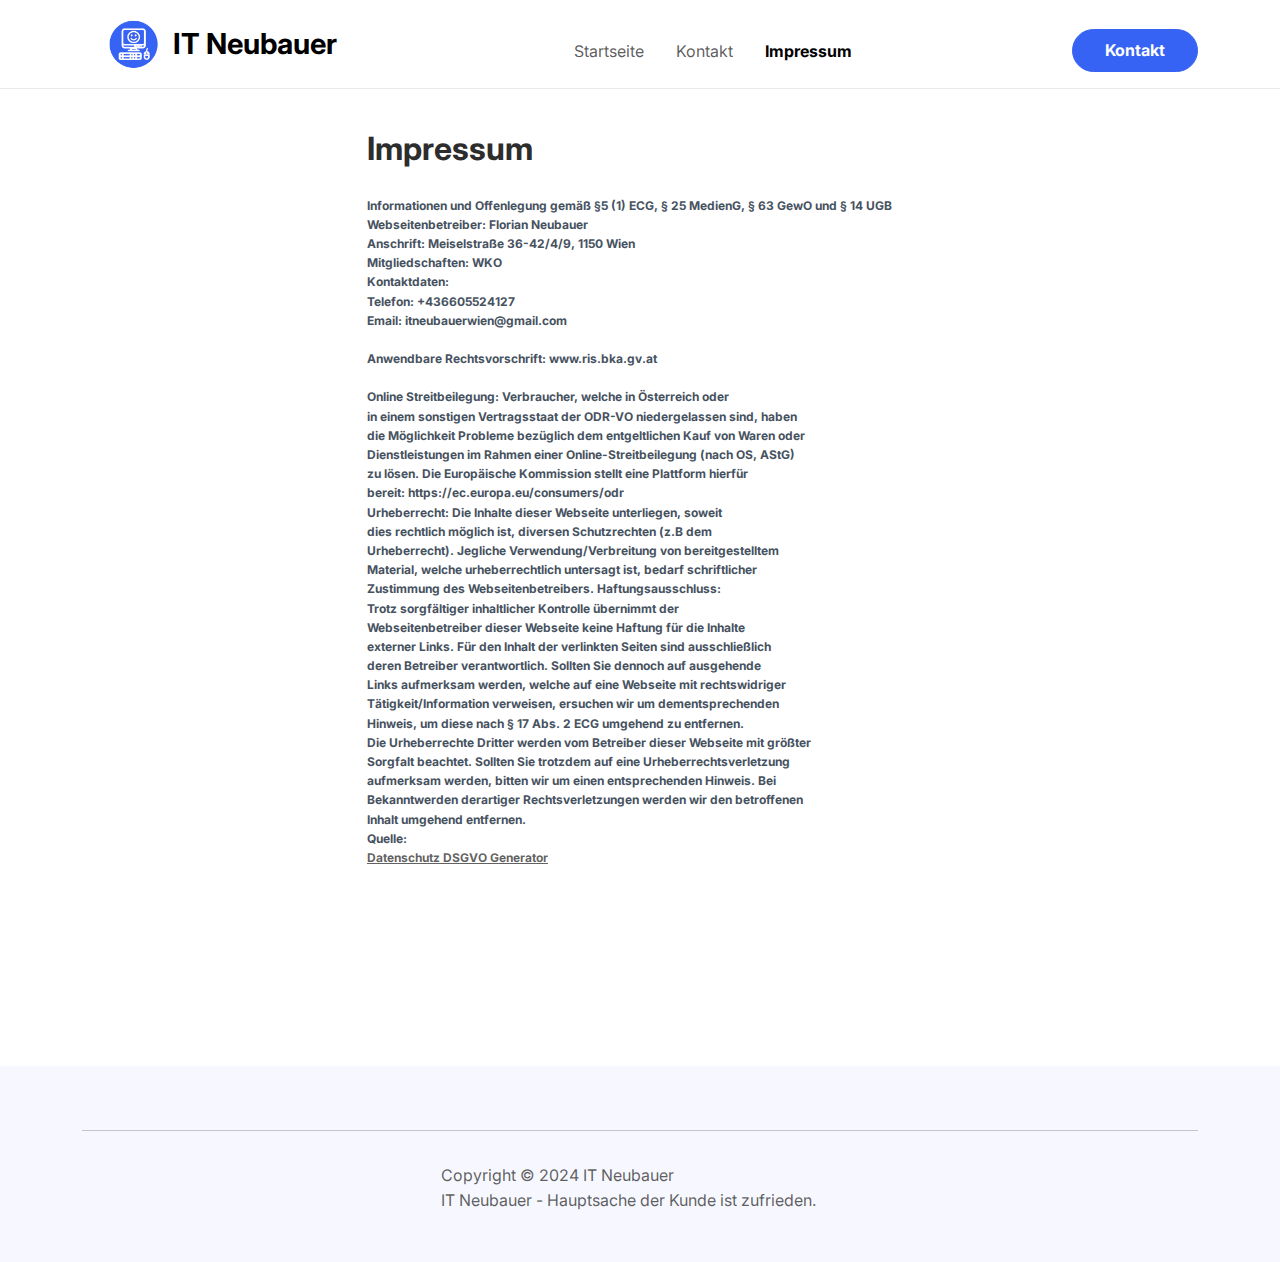
<file: impressum.html>
<!DOCTYPE html>
<html data-bs-theme="light" lang="en">

<head>
    <meta charset="utf-8">
<!-- Google tag (gtag.js) -->
<script async src="https://www.googletagmanager.com/gtag/js?id=G-30215ED8T8"></script>
<script>
  window.dataLayer = window.dataLayer || [];
  function gtag(){dataLayer.push(arguments);}
  gtag('js', new Date());

  gtag('config', 'G-30215ED8T8');
</script>
    <meta name="viewport" content="width=device-width, initial-scale=1.0, shrink-to-fit=no">
    <title>IT Neubauer - Impressum</title>
    <link rel="canonical" href="https://itneubauer.net/impressum.html">
    <meta property="og:url" content="https://itneubauer.net/impressum.html">
    <meta property="og:type" content="website">
    <meta name="description" content="IT Neubauer -  IT Support &amp; Service, Datenrettung, Wartung/Fernwartung, Upgrade, Reparatur, PC Notdienst, Windows, Mac, Linux, Android, iOS">
    <link rel="icon" type="image/png" sizes="768x798" href="assets/img/aaaaa.png">
    <link rel="icon" type="image/png" sizes="768x798" href="assets/img/aaaaa.png" media="(prefers-color-scheme: dark)">
    <link rel="icon" type="image/png" sizes="768x798" href="assets/img/aaaaa.png">
    <link rel="icon" type="image/png" sizes="768x798" href="assets/img/aaaaa.png" media="(prefers-color-scheme: dark)">
    <link rel="icon" type="image/png" sizes="768x798" href="assets/img/aaaaa.png">
    <link rel="icon" type="image/png" sizes="768x798" href="assets/img/aaaaa.png">
    <link rel="icon" type="image/png" sizes="768x798" href="assets/img/aaaaa.png">
    <link rel="stylesheet" href="assets/bootstrap/css/bootstrap.min.css">
    <link rel="stylesheet" href="https://fonts.googleapis.com/css?family=Inter:300italic,400italic,600italic,700italic,800italic,400,300,600,700,800&amp;display=swap">
    <link rel="stylesheet" href="https://fonts.googleapis.com/css?family=Aldrich&amp;display=swap">
    <link rel="stylesheet" href="https://fonts.googleapis.com/css?family=Alegreya+Sans+SC&amp;display=swap">
    <link rel="stylesheet" href="https://fonts.googleapis.com/css?family=Alegreya+SC&amp;display=swap">
    <link rel="stylesheet" href="https://fonts.googleapis.com/css?family=Amatic+SC&amp;display=swap">
</head>

<body>
    <nav class="navbar navbar-expand-md sticky-top navbar-shrink py-3 navbar-light" id="mainNav">
        <div class="container"><img src="assets/img/Capt151551ure.png" width="58" height="52" style="margin-left: 22px;"><a class="navbar-brand d-flex align-items-center" href="/"><span style="font-size: 29px;padding-left: 11px;font-family: Inter, sans-serif;">IT Neubauer</span>
                <div></div>
            </a><button data-bs-toggle="collapse" class="navbar-toggler" data-bs-target="#navcol-1" style="border-radius: 11px;transform: translateX(11px) translateY(2px);"><span class="visually-hidden">Toggle navigation</span><span class="navbar-toggler-icon" style="width: 21px;"></span></button>
            <figure class="figure"></figure>
            <div class="collapse navbar-collapse" id="navcol-1" style="text-align: left;transform: translateY(8px);">
                <ul class="navbar-nav mx-auto">
                    <li class="nav-item"><a class="nav-link text-start d-flex justify-content-center" href="index.html">Startseite</a></li>
                    <li class="nav-item"></li>
                    <li class="nav-item"><a class="nav-link text-start d-flex justify-content-center" href="contact.html">Kontakt</a></li>
                    <li class="nav-item"><a class="nav-link text-start d-flex justify-content-center active" href="impressum.html" style="text-align: left;">Impressum</a></li>
                    <li class="nav-item"></li>
                </ul><a class="btn btn-primary shadow-none d-flex justify-content-center align-items-center align-content-center align-self-center" role="button" href="contact.html" style="margin-top: 11px;transform: translateY(-7px);height: 43.7812px;">Kontakt</a>
            </div>
        </div>
    </nav>
    <section class="py-5">
        <div class="container py-5" style="margin-top: -55px;">
            <div class="row mb-5">
                <div class="col-md-8 col-xl-6 text-center mx-auto">
                    <h2 class="fw-bold" style="text-align: left;">Impressum</h2>
                    <p class="text-muted" style="text-align: left;font-size: 12px;"><br><strong><span style="color: rgb(71, 82, 95);">Informationen und Offenlegung gemäß §5 (1) ECG, § 25 MedienG, § 63 GewO und § 14 UGB</span></strong><br><strong><span style="color: rgb(71, 82, 95);">Webseitenbetreiber: Florian Neubauer</span></strong><br><strong><span style="color: rgb(71, 82, 95);">Anschrift: Meiselstraße 36-42/4/9, 1150 Wien</span></strong><br><strong><span style="color: rgb(71, 82, 95);">Mitgliedschaften: WKO</span></strong><br><strong><span style="color: rgb(71, 82, 95);">Kontaktdaten:</span></strong><br><strong><span style="color: rgb(71, 82, 95);">Telefon: +436605524127</span></strong><br><strong><span style="color: rgb(71, 82, 95);">Email: itneubauerwien@gmail.com</span></strong><br><br><strong><span style="color: rgb(71, 82, 95);">Anwendbare Rechtsvorschrift: www.ris.bka.gv.at</span></strong><br><br><strong><span style="color: rgb(71, 82, 95);">Online Streitbeilegung: Verbraucher, welche in Österreich oder</span></strong><br><strong><span style="color: rgb(71, 82, 95);">in einem sonstigen Vertragsstaat der ODR-VO niedergelassen sind, haben</span></strong><br><strong><span style="color: rgb(71, 82, 95);">die Möglichkeit Probleme bezüglich dem entgeltlichen Kauf von Waren oder</span></strong><br><strong><span style="color: rgb(71, 82, 95);">Dienstleistungen im Rahmen einer Online-Streitbeilegung (nach OS, AStG)</span></strong><br><strong><span style="color: rgb(71, 82, 95);">zu lösen. Die Europäische Kommission stellt eine Plattform hierfür</span></strong><br><strong><span style="color: rgb(71, 82, 95);">bereit: https://ec.europa.eu/consumers/odr</span></strong><br><strong><span style="color: rgb(71, 82, 95);">Urheberrecht: Die Inhalte dieser Webseite unterliegen, soweit</span></strong><br><strong><span style="color: rgb(71, 82, 95);">dies rechtlich möglich ist, diversen Schutzrechten (z.B dem</span></strong><br><strong><span style="color: rgb(71, 82, 95);">Urheberrecht). Jegliche Verwendung/Verbreitung von bereitgestelltem</span></strong><br><strong><span style="color: rgb(71, 82, 95);">Material, welche urheberrechtlich untersagt ist, bedarf schriftlicher</span></strong><br><strong><span style="color: rgb(71, 82, 95);">Zustimmung des Webseitenbetreibers. Haftungsausschluss:</span></strong><br><strong><span style="color: rgb(71, 82, 95);">Trotz sorgfältiger inhaltlicher Kontrolle übernimmt der</span></strong><br><strong><span style="color: rgb(71, 82, 95);">Webseitenbetreiber dieser Webseite keine Haftung für die Inhalte</span></strong><br><strong><span style="color: rgb(71, 82, 95);">externer Links. Für den Inhalt der verlinkten Seiten sind ausschließlich</span></strong><br><strong><span style="color: rgb(71, 82, 95);">deren Betreiber verantwortlich. Sollten Sie dennoch auf ausgehende</span></strong><br><strong><span style="color: rgb(71, 82, 95);">Links aufmerksam werden, welche auf eine Webseite mit rechtswidriger</span></strong><br><strong><span style="color: rgb(71, 82, 95);">Tätigkeit/Information verweisen, ersuchen wir um dementsprechenden</span></strong><br><strong><span style="color: rgb(71, 82, 95);">Hinweis, um diese nach § 17 Abs. 2 ECG umgehend zu entfernen.</span></strong><br><strong><span style="color: rgb(71, 82, 95);">Die&nbsp;Urheberrechte Dritter werden vom Betreiber dieser Webseite mit größter</span></strong><br><strong><span style="color: rgb(71, 82, 95);">Sorgfalt beachtet. Sollten Sie trotzdem auf eine Urheberrechtsverletzung</span></strong><br><strong><span style="color: rgb(71, 82, 95);">aufmerksam werden, bitten wir um einen entsprechenden Hinweis. Bei</span></strong><br><strong><span style="color: rgb(71, 82, 95);">Bekanntwerden derartiger Rechtsverletzungen werden wir den betroffenen</span></strong><br><strong><span style="color: rgb(71, 82, 95);">Inhalt umgehend entfernen.</span></strong><br><strong><span style="color: rgb(71, 82, 95);">Quelle:&nbsp;</span></strong><br><a href="https://www.rechtstexte-generator.at/dsgvo-generator-oesterreich/"><strong><span style="color: var(--bs-secondary-color);">Datenschutz DSGVO Generator</span></strong></a><br><br><br></p>
                </div>
            </div>
        </div>
    </section>
    <footer class="bg-primary-gradient" style="background: #f7f8ff;">
        <div class="container py-4 py-lg-5">
            <hr>
            <div class="text-muted d-flex justify-content-center align-items-center pt-3">
                <p class="mb-0">Copyright © 2024 IT Neubauer<br>IT Neubauer - Hauptsache der Kunde ist zufrieden.</p>
                <ul class="list-inline mb-0">
                    <li class="list-inline-item"></li>
                    <li class="list-inline-item"></li>
                    <li class="list-inline-item"></li>
                </ul>
            </div>
        </div>
    </footer>
    <script src="assets/bootstrap/js/bootstrap.min.js"></script>
    <script src="assets/js/bold-and-bright.js"></script>
</body>

</html>
</file>
